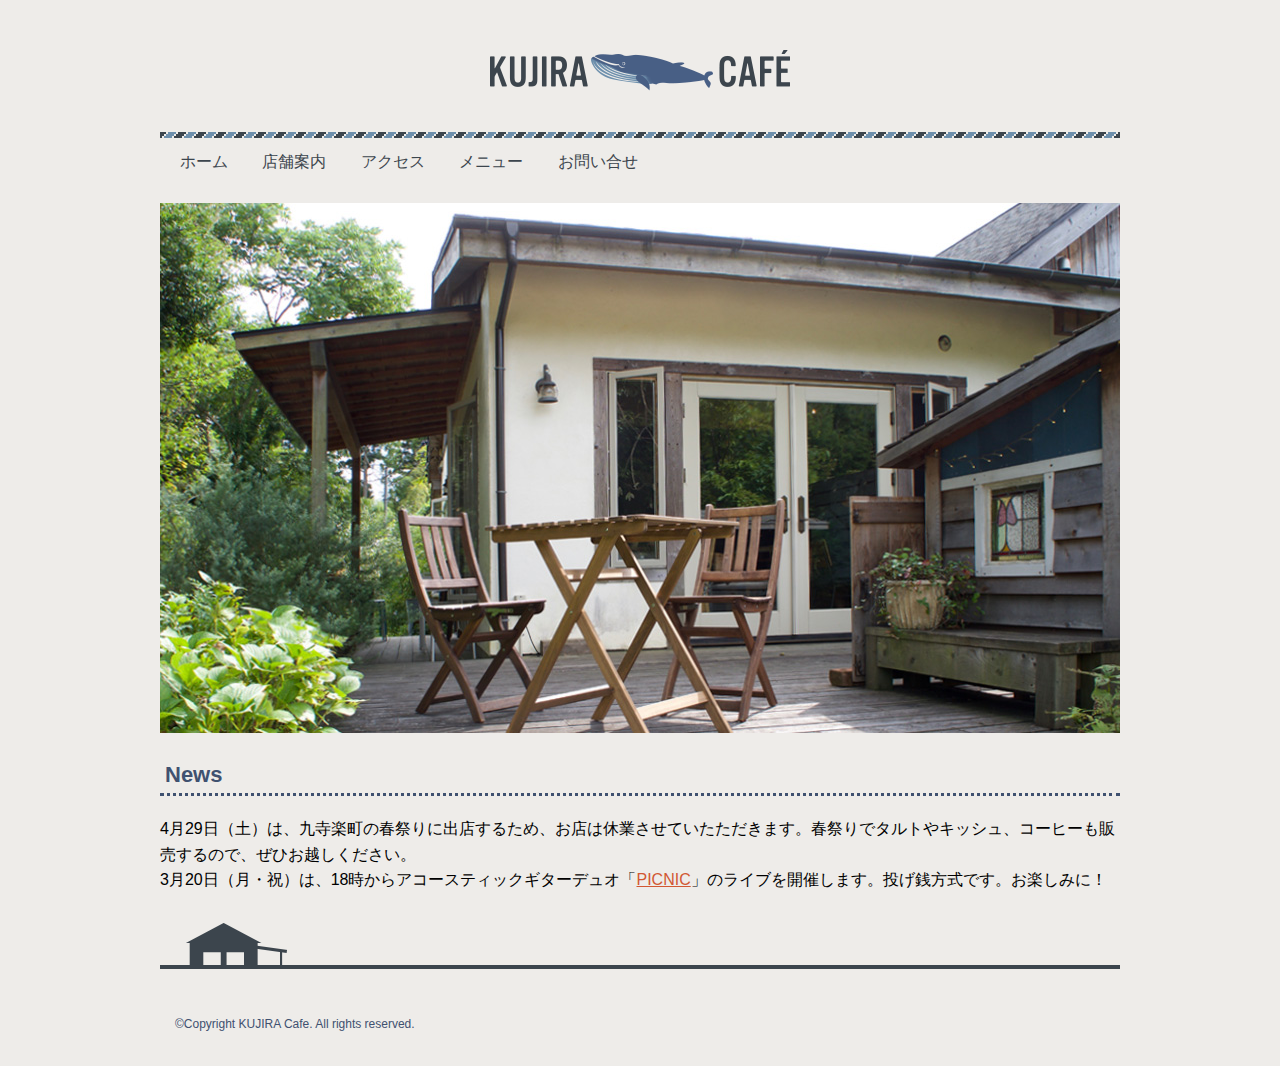
<file: surasura/cafe/index.html>
<!DOCTYPE html>
<html>
	<head>
		<meta charset="utf-8">
		<meta name="viewport" content="width=device-width, initial-scale=1">
		<title>KUJIRA Cafeへようこそ</title>
		<link rel="stylesheet" href="css/style.css">
	</head>
	<body>
		<!-- ヘッダー -->
		<div class="wrapper">
		<header class="header">
		<h1 class="logo"><a href="index.html"><img src="images/logo.png" alt="KUJIRA Cafe"></a></h1>
		<nav class="nav">
			<ul>
				<li><a href="index.html">ホーム</a></li>
				<li><a href="about.html">店舗案内</a></li>
				<li><a href="access.html">アクセス</a></li>
				<li><a href="menu.html">メニュー</a></li>
				<li><a href="contact.html">お問い合せ</a></li>
			</ul>
		</nav>
	</header>
	<!-- ヘッダー ここまで -->
	<!-- メイン -->
	<div class="keyvisual">
		<img src="images/keyvisual.jpg" alt="">
	</div>
	<main>
		<h2 id="news">News</h2>
	<p class="news-item">4月29日（土）は、九寺楽町の春祭りに出店するため、お店は休業させていたただきます。春祭りでタルトやキッシュ、コーヒーも販売するので、ぜひお越しください。</p>
	<p class="news-item">3月20日（月・祝）は、18時からアコースティックギターデュオ「<a href="http://www.sbcr.jp" target="_blank">PICNIC</a>」のライブを開催します。投げ銭方式です。お楽しみに！</p>
	</main>
	<!-- メイン ここまで -->
	<!-- フッター -->
	<footer class="footer">
	<p>&copy;Copyright KUJIRA Cafe. All rights reserved.</p>
	</footer>
	<!-- フッター ここまで -->
	</div>
	</body>
</html>
</file>
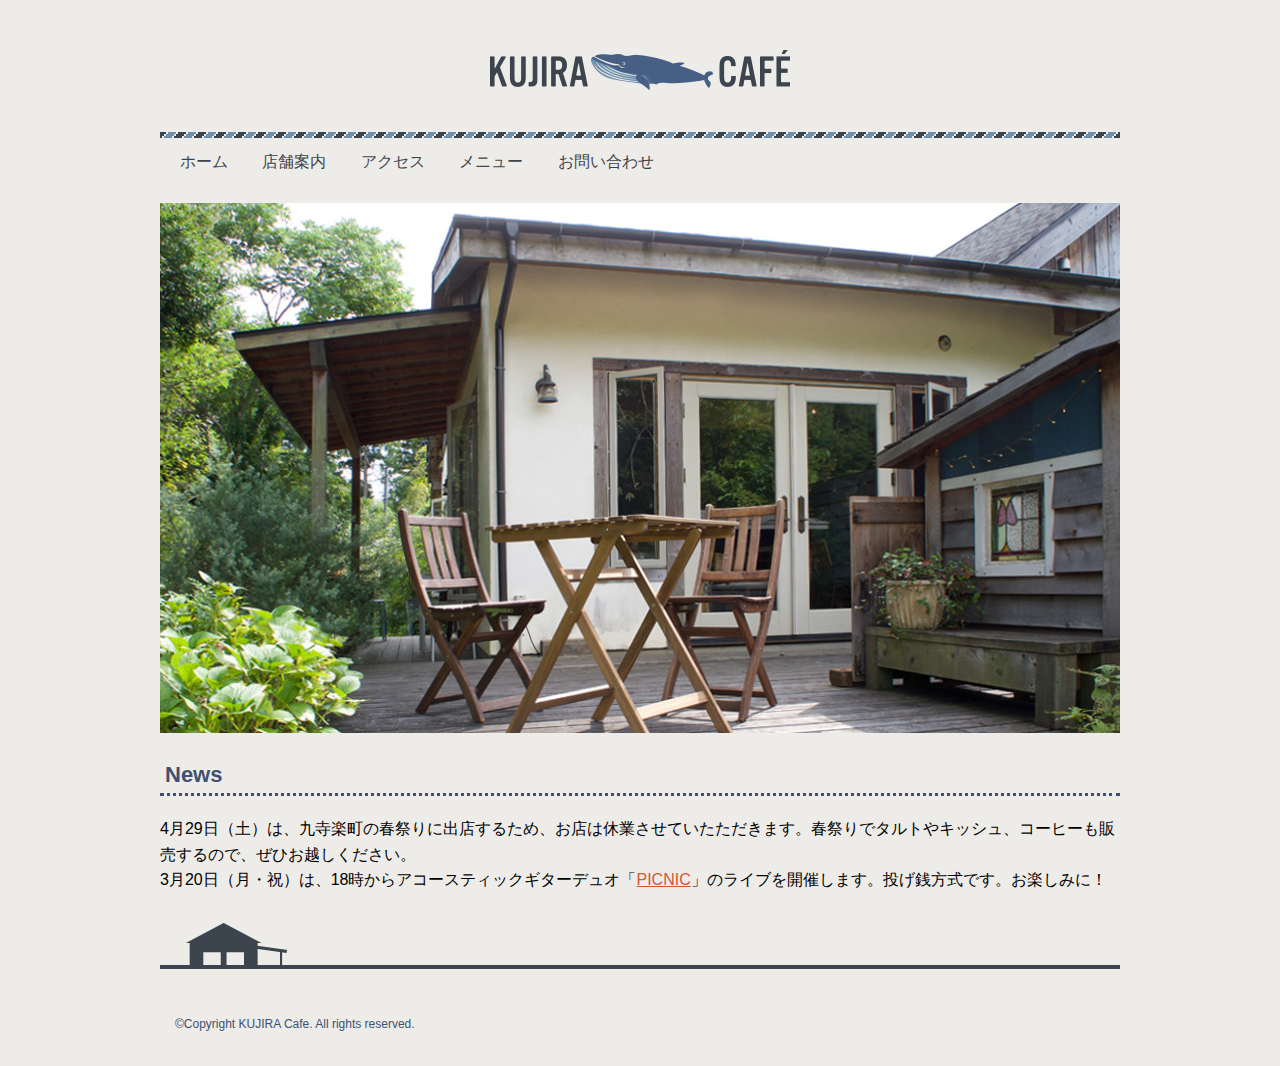
<file: surasura/サンプル/Site/index.html>
<!doctype html>
<html>
<head>
<meta charset="UTF-8">
<meta name="viewport" content="width=device-width, initial-scale=1">
<title>KUJIRA Cafeへようこそ</title>
<link rel="stylesheet" href="css/style.css">
</head>
<body>
<div class="wrapper">
	<!-- ヘッダー -->
	<header class="header">
		<h1 class="logo"><a href="index.html"><img src="images/logo.png" alt="KUJIRA Cafe"></a></h1>
		<nav class="nav">
			<ul>
				<li><a href="index.html">ホーム</a></li>
				<li><a href="about.html">店舗案内</a></li>
				<li><a href="access.html">アクセス</a></li>
				<li><a href="menu.html">メニュー</a></li>
				<li><a href="contact.html">お問い合わせ</a></li>
			</ul>
		</nav>
	</header>
	<!-- ヘッダー ここまで -->
	<!-- メイン -->
	<div class="keyvisual">
		<img src="images/keyvisual.jpg" alt="">
	</div>
	<main>
		<h2 id="news">News</h2>
		<p class="news-item">4月29日（土）は、九寺楽町の春祭りに出店するため、お店は休業させていたただきます。春祭りでタルトやキッシュ、コーヒーも販売するので、ぜひお越しください。</p>
		<p class="news-item">3月20日（月・祝）は、18時からアコースティックギターデュオ「<a href="http://www.sbcr.jp" target="_blank">PICNIC</a>」のライブを開催します。投げ銭方式です。お楽しみに！</p>
	</main>
	<!-- メイン ここまで -->
	<!-- フッター -->
	<footer class="footer">
		<p>&copy;Copyright KUJIRA Cafe. All rights reserved.</p>
	</footer>
	<!-- フッター ここまで -->
</div>
</body>
</html>
</file>
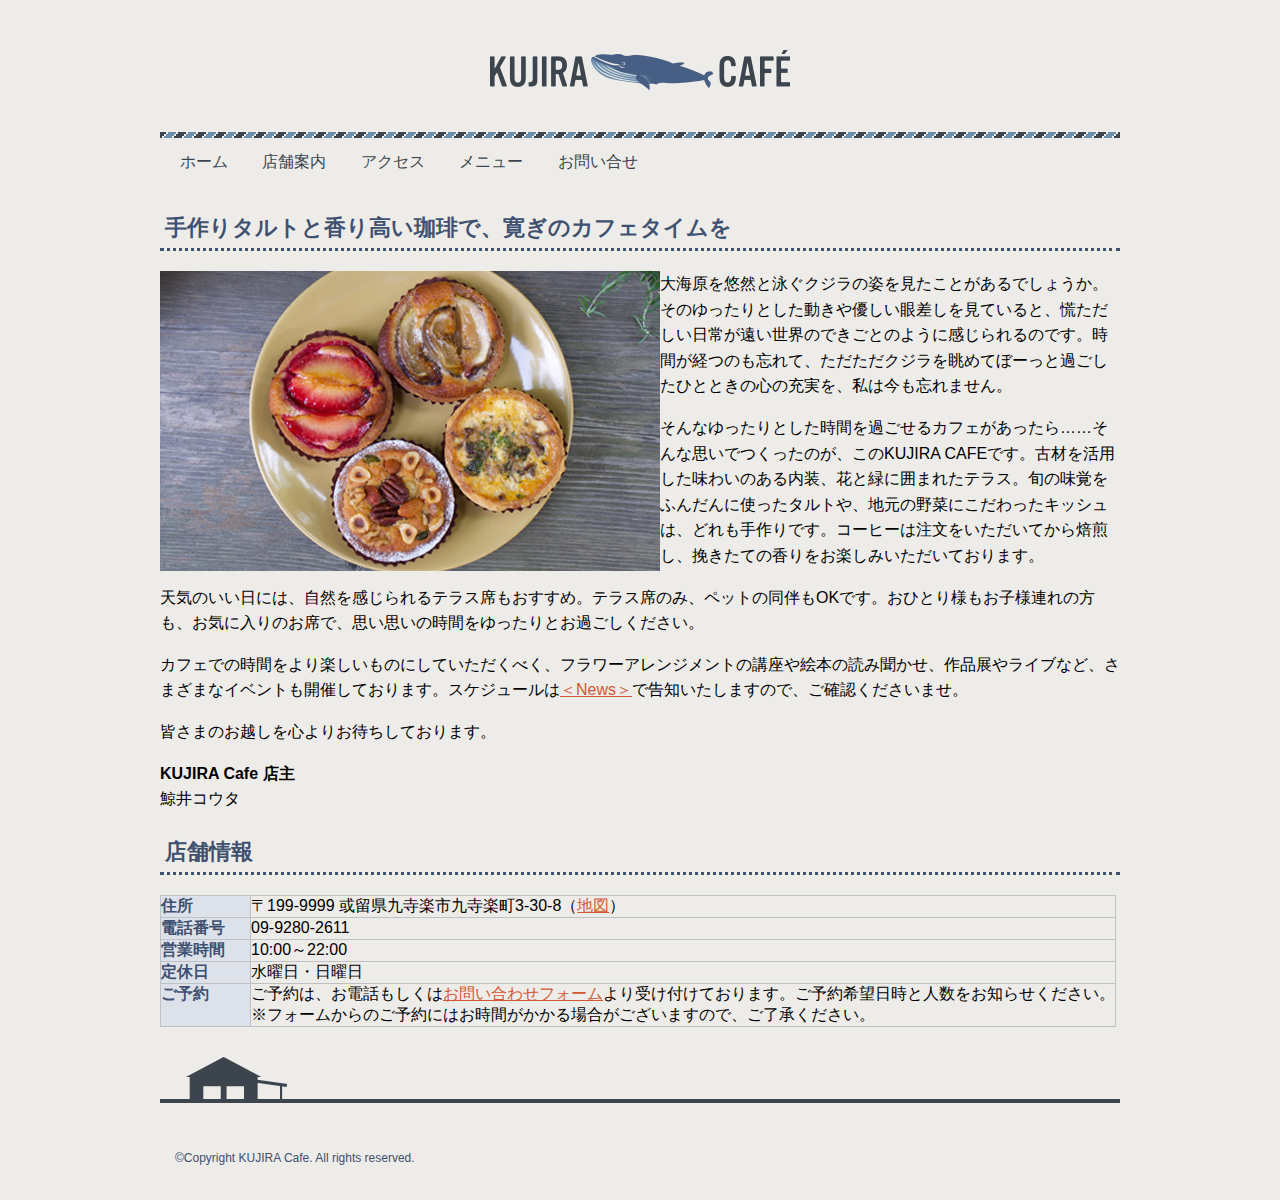
<file: surasura/cafe/about.html>
<!DOCTYPE html>
<html>
	<head>
		<meta charset="utf-8">
		<meta name="viewport" content="width=device-width, initial-scale=1">
		<title>KUJIRA Cafeについて | KUJIRA Cafe</title>
		<link rel="stylesheet" href="css/style.css">
	</head>
	<body>
		<!-- ヘッダー -->
		<div class="wrapper">
		<header class="header">
		<h1 class="logo"><a href="index.html"><img src="images/logo.png" alt="KUJIRA Cafe"></a></h1>
		<nav class="nav">
			<ul>
				<li><a href="index.html">ホーム</a></li>
				<li><a href="about.html">店舗案内</a></li>
				<li><a href="access.html">アクセス</a></li>
				<li><a href="menu.html">メニュー</a></li>
				<li><a href="contact.html">お問い合せ</a></li>
			</ul>
		</nav>
	</header>
	<!-- ヘッダー ここまで -->
	<!-- メイン -->
	<main>
		<h2>手作りタルトと香り高い珈琲で、寛ぎのカフェタイムを</h2>
		<p><img src="images/about-photo.jpg" alt="タルトの写真" class="shop-photo">大海原を悠然と泳ぐクジラの姿を見たことがあるでしょうか。そのゆったりとした動きや優しい眼差しを見ていると、慌ただしい日常が遠い世界のできごとのように感じられるのです。時間が経つのも忘れて、ただただクジラを眺めてぼーっと過ごしたひとときの心の充実を、私は今も忘れません。</p>
		<p>そんなゆったりとした時間を過ごせるカフェがあったら……そんな思いでつくったのが、このKUJIRA CAFEです。古材を活用した味わいのある内装、花と緑に囲まれたテラス。旬の味覚をふんだんに使ったタルトや、地元の野菜にこだわったキッシュは、どれも手作りです。コーヒーは注文をいただいてから焙煎し、挽きたての香りをお楽しみいただいております。</p>
		<p>天気のいい日には、自然を感じられるテラス席もおすすめ。テラス席のみ、ペットの同伴もOKです。おひとり様もお子様連れの方も、お気に入りのお席で、思い思いの時間をゆったりとお過ごしください。</p>
		<p>カフェでの時間をより楽しいものにしていただくべく、フラワーアレンジメントの講座や絵本の読み聞かせ、作品展やライブなど、さまざまなイベントも開催しております。スケジュールは<a href="index.html#news">＜News＞</a>で告知いたしますので、ご確認くださいませ。</p>
		<p>皆さまのお越しを心よりお待ちしております。</p>
		
		<p><strong>KUJIRA Cafe 店主</strong><br>
		鯨井コウタ</p>
		
		<h2 class="clear">店舗情報</h2>
		<table class="info">
			<tr>
				<th>住所</th>
				<td>〒199-9999 或留県九寺楽市九寺楽町3-30-8（<a href="access.html">地図</a>）</td>
			</tr>
			<tr>
				<th>電話番号</th>
				<td>09-9280-2611</td>
			</tr>
			<tr>
				<th>営業時間</th>
				<td>10:00～22:00</td>
			</tr>
			<tr>
				<th>定休日</th>
				<td>水曜日・日曜日</td>
			</tr>
			<tr>
				<th>ご予約</th>
				<td>ご予約は、お電話もしくは<a href="contact.html">お問い合わせフォーム</a>より受け付けております。ご予約希望日時と人数をお知らせください。<br>
				※フォームからのご予約にはお時間がかかる場合がございますので、ご了承ください。</td>
			</tr>
		</table>
	</main>
	<!-- メイン ここまで -->
	<!-- フッター -->
	<footer class="footer">
	<p>&copy;Copyright KUJIRA Cafe. All rights reserved.</p>
	</footer>
	<!-- フッター ここまで -->
	</div>
	</body>
</html>
</file>
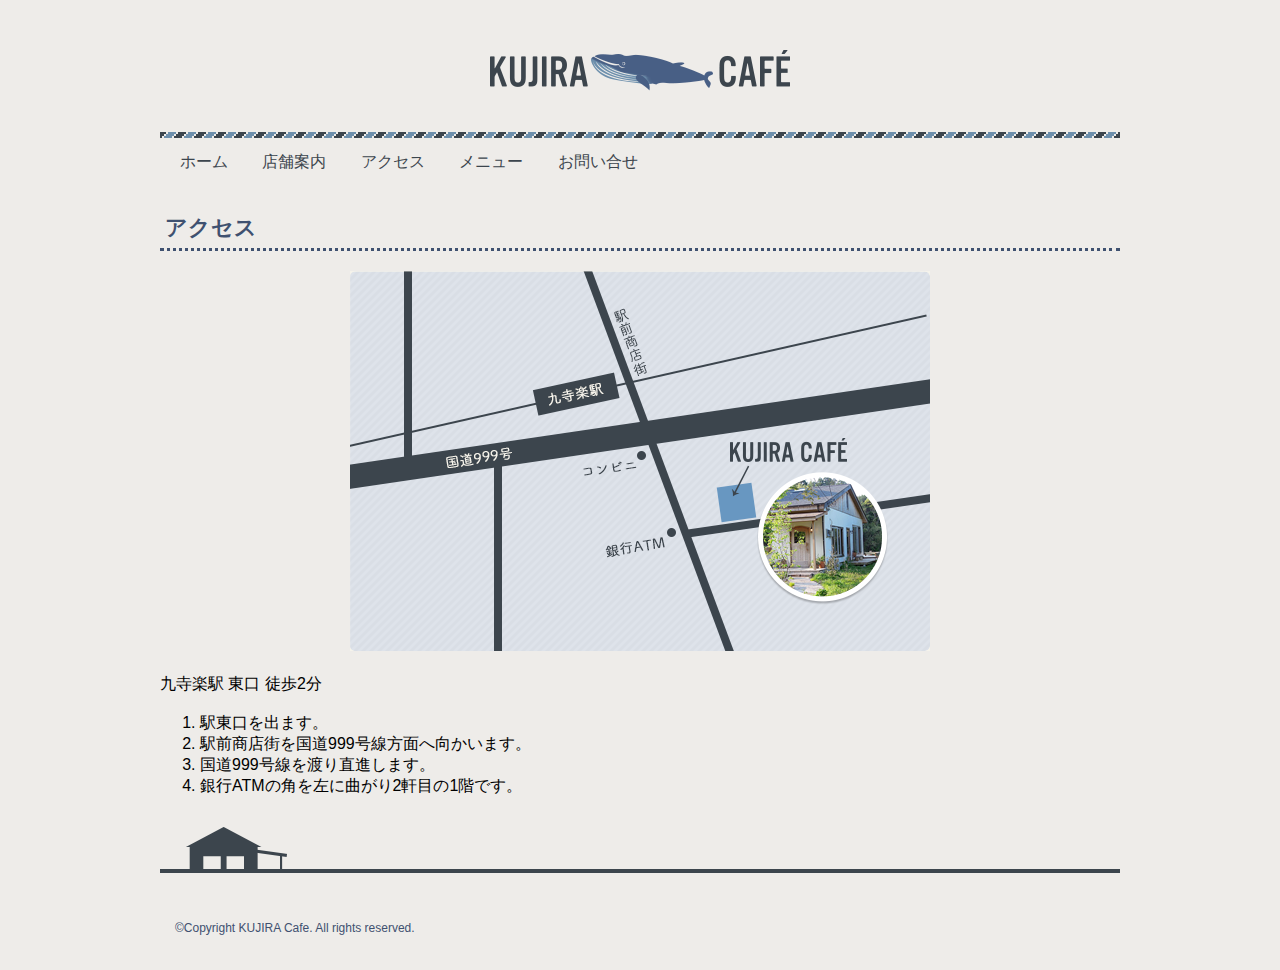
<file: surasura/cafe/access.html>
<!DOCTYPE html>
<html>
	<head>
		<meta charset="utf-8">
		<meta name="viewport" content="width=device-width, initial-scale=1">
		<title>アクセス | KUJIRA Cafe</title>
		<link rel="stylesheet" href="css/style.css">
	</head>
	<body>
		<!-- ヘッダー -->
		<div class="wrapper">
		<header class="header">
		<h1 class="logo"><a href="index.html"><img src="images/logo.png" alt="KUJIRA Cafe"></a></h1>
		<nav class="nav">
			<ul>
				<li><a href="index.html">ホーム</a></li>
				<li><a href="about.html">店舗案内</a></li>
				<li><a href="access.html">アクセス</a></li>
				<li><a href="menu.html">メニュー</a></li>
				<li><a href="contact.html">お問い合せ</a></li>
			</ul>
		</nav>
	</header>
	<!-- ヘッダー ここまで -->
	<!-- メイン -->
	<main>
		<h2>アクセス</h2>
		<div class="map"><img src="images/map.png" alt="地図"></div>
		<p>九寺楽駅 東口 徒歩2分</p>
		<ol>
			<li>駅東口を出ます。</li>
			<li>駅前商店街を国道999号線方面へ向かいます。</li>
			<li>国道999号線を渡り直進します。</li>
			<li>銀行ATMの角を左に曲がり2軒目の1階です。</li>
		</ol>
	</main>
	<!-- メイン ここまで -->
	<!-- フッター -->
	<footer class="footer">
	<p>&copy;Copyright KUJIRA Cafe. All rights reserved.</p>
	</footer>
	<!-- フッター ここまで -->
	</div>
	</body>
</html>
</file>
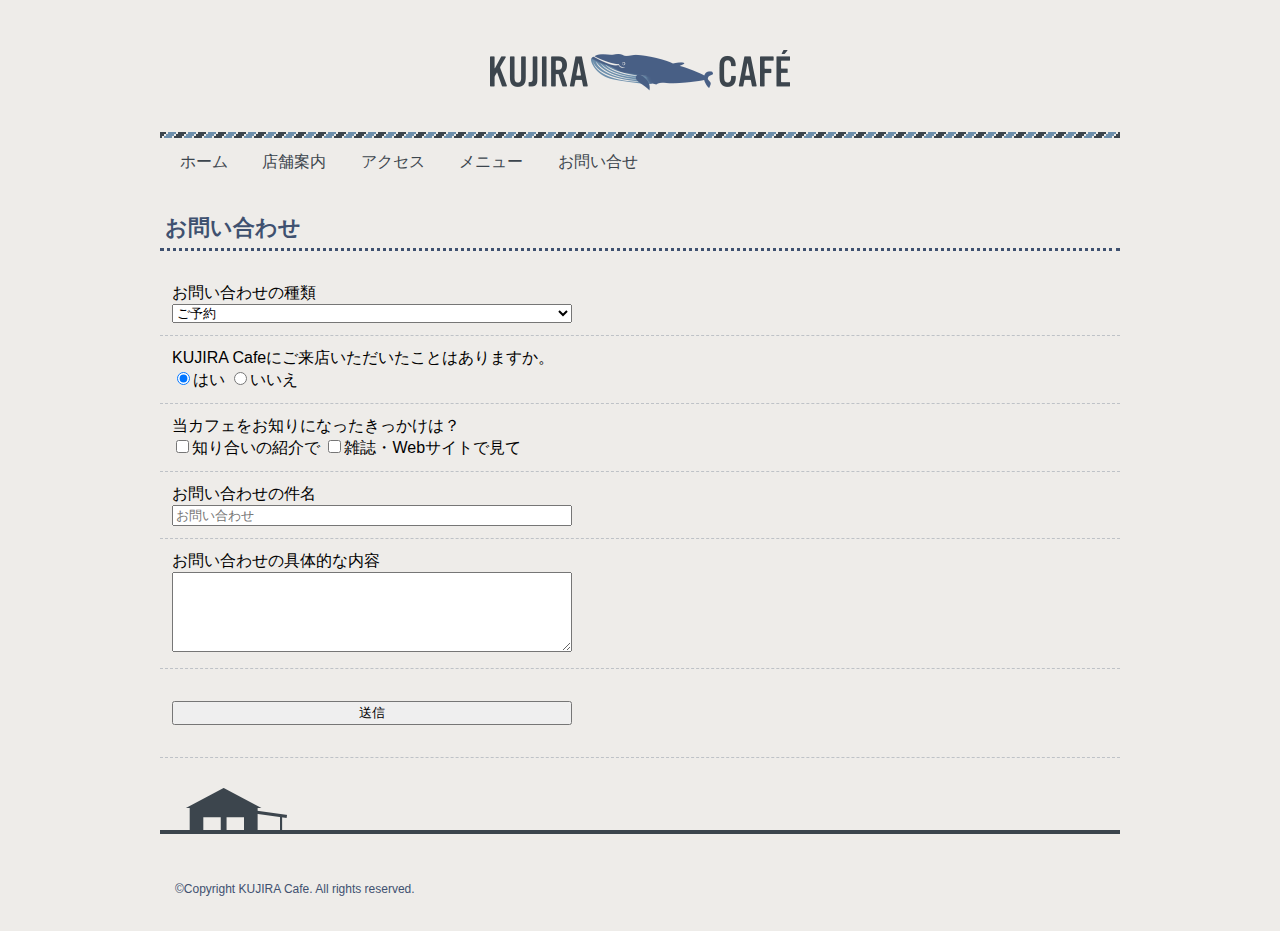
<file: surasura/cafe/contact.html>
<!DOCTYPE html>
<html>
	<head>
		<meta charset="utf-8">
		<meta name="viewport" content="width=device-width, initial-scale=1">
		<title>お問い合わせ | KUJIRA Cafe</title>
		<link rel="stylesheet" href="css/style.css">
	</head>
	<body>
		<!-- ヘッダー -->
		<div class="wrapper">
		<header class="header">
		<h1 class="logo"><a href="index.html"><img src="images/logo.png" alt="KUJIRA Cafe"></a></h1>
		<nav class="nav">
			<ul>
				<li><a href="index.html">ホーム</a></li>
				<li><a href="about.html">店舗案内</a></li>
				<li><a href="access.html">アクセス</a></li>
				<li><a href="menu.html">メニュー</a></li>
				<li><a href="contact.html">お問い合せ</a></li>
			</ul>
		</nav>
	</header>
	<!-- ヘッダー ここまで -->
	<!-- メイン -->
	<main>
		<h2>お問い合わせ</h2>
		<form method="GET" action="result.html">
			<div>
				<label for="kind">お問い合わせの種類</label><br>
				<select id="kind" neme="kind">
					<option value="reservation">ご予約</option>
					<option value="event">イベントについて</option>
					<option value="contact">その他のお問い合わせ</option>
				</select>
			</div>
			<div>
				KUJIRA Cafeにご来店いただいたことはありますか。<br>
				<label><input type="radio" name="first" value="yes" checked>はい</label>
				<label><input type="radio" name="first" value="no">いいえ</label>
			</div>
			<div>
				当カフェをお知りになったきっかけは？<br>
				<label><input type="checkbox" name="how" value="friends">知り合いの紹介で</label>
				<label><input type="checkbox" name="how" value="magazine">雑誌・Webサイトで見て</label>
			</div>
			<div>
				<label>お問い合わせの件名<br>
				<input type="text" name="subject" placeholder="お問い合わせ"></label>
			</div>
			<div>
				<label>お問い合わせの具体的な内容<br>
				<textarea name="message"></textarea></label>
			</div>
			<div>
				<input type="submit" name="submit" value="送信">
			</div>
		</form>
	</main>
	<!-- メイン ここまで -->
	<!-- フッター -->
	<footer class="footer">
	<p>&copy;Copyright KUJIRA Cafe. All rights reserved.</p>
	</footer>
	<!-- フッター ここまで -->
	</div>
	</body>
</html>
</file>
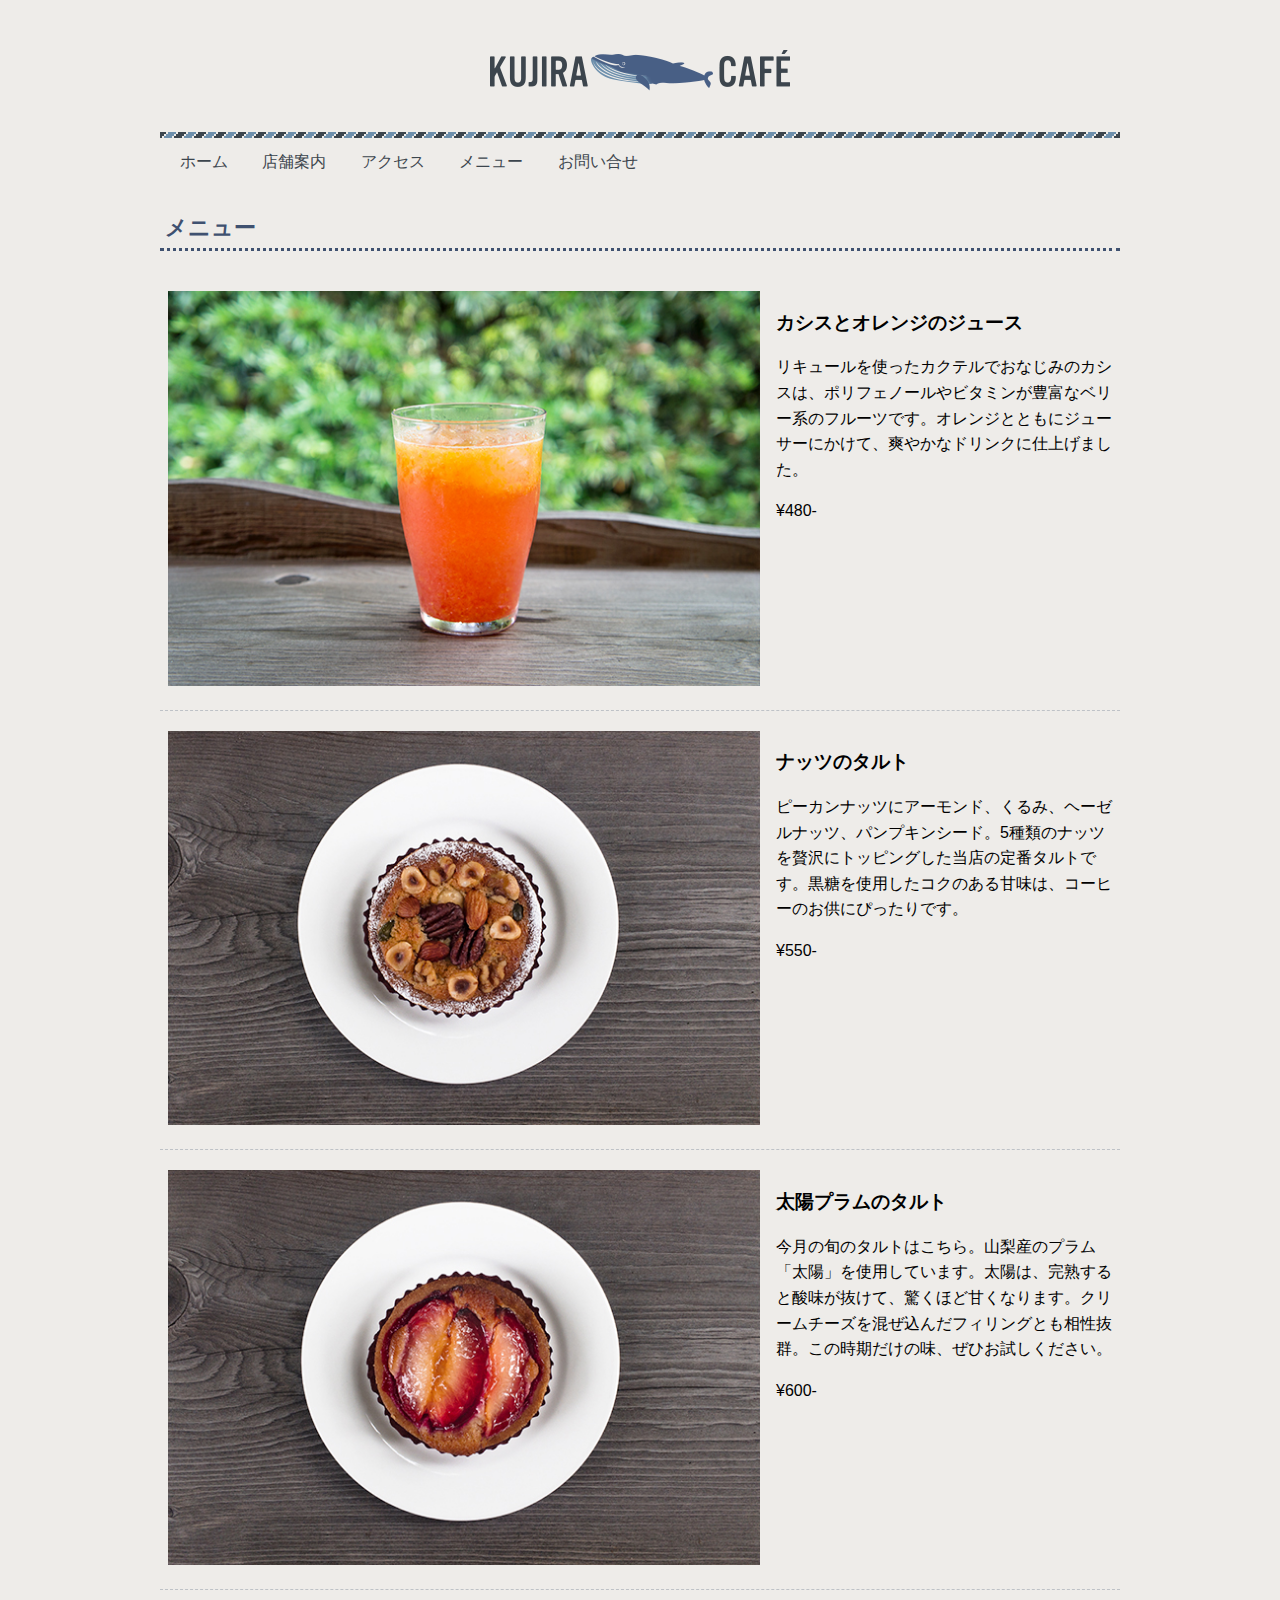
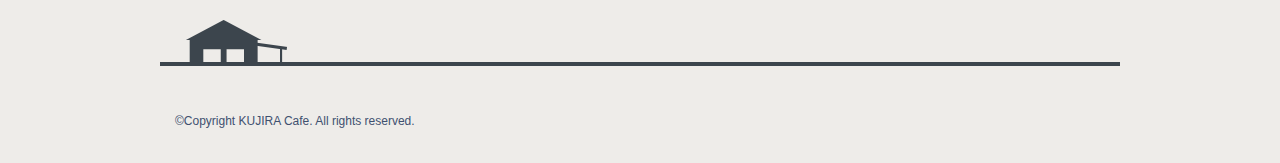
<file: surasura/cafe/menu.html>
<!DOCTYPE html>
<html>
	<head>
		<meta charset="utf-8">
		<meta name="viewport" content="width=device-width, initial-scale=1">
		<title>メニュー | KUJIRA Cafe</title>
		<link rel="stylesheet" href="css/style.css">
	</head>
	<body>
		<!-- ヘッダー -->
		<div class="wrapper">
		<header class="header">
		<h1 class="logo"><a href="index.html"><img src="images/logo.png" alt="KUJIRA Cafe"></a></h1>
		<nav class="nav">
			<ul>
				<li><a href="index.html">ホーム</a></li>
				<li><a href="about.html">店舗案内</a></li>
				<li><a href="access.html">アクセス</a></li>
				<li><a href="menu.html">メニュー</a></li>
				<li><a href="contact.html">お問い合せ</a></li>
			</ul>
		</nav>
	</header>
	<!-- ヘッダー ここまで -->
	<!-- メイン -->
	<main>
		<h2>メニュー</h2>
		<div class="menu-block">
			<div class="menu-item">
				<div class="menu-photo">
					<img src="images/menu-photo1.jpg" alt="">
				</div>
				<div class="menu-text">
					<h3>カシスとオレンジのジュース</h3>
					<p>リキュールを使ったカクテルでおなじみのカシスは、ポリフェノールやビタミンが豊富なベリー系のフルーツです。オレンジとともにジューサーにかけて、爽やかなドリンクに仕上げました。</p>
					<p>&yen;480-</p>
				</div>
			</div>

			<div class="menu-item">
				<div class="menu-photo">
					<img src="images/menu-photo2.jpg" alt="">
				</div>
				<div class="menu-text">
					<h3>ナッツのタルト</h3>
					<p>ピーカンナッツにアーモンド、くるみ、ヘーゼルナッツ、パンプキンシード。5種類のナッツを贅沢にトッピングした当店の定番タルトです。黒糖を使用したコクのある甘味は、コーヒーのお供にぴったりです。</p>
					<p>&yen;550-</p>
				</div>
			</div>

			<div class="menu-item">
				<div class="menu-photo">
					<img src="images/menu-photo3.jpg" alt="">
				</div>
				<div class="menu-text">
					<h3>太陽プラムのタルト</h3>
					<p>今月の旬のタルトはこちら。山梨産のプラム「太陽」を使用しています。太陽は、完熟すると酸味が抜けて、驚くほど甘くなります。クリームチーズを混ぜ込んだフィリングとも相性抜群。この時期だけの味、ぜひお試しください。</p>
					<p>&yen;600-</p>
				</div>
			</div>
		</div>
	</main>
	<!-- メイン ここまで -->
	<!-- フッター -->
	<footer class="footer">
	<p>&copy;Copyright KUJIRA Cafe. All rights reserved.</p>
	</footer>
	<!-- フッター ここまで -->
	</div>
	</body>
</html>
</file>
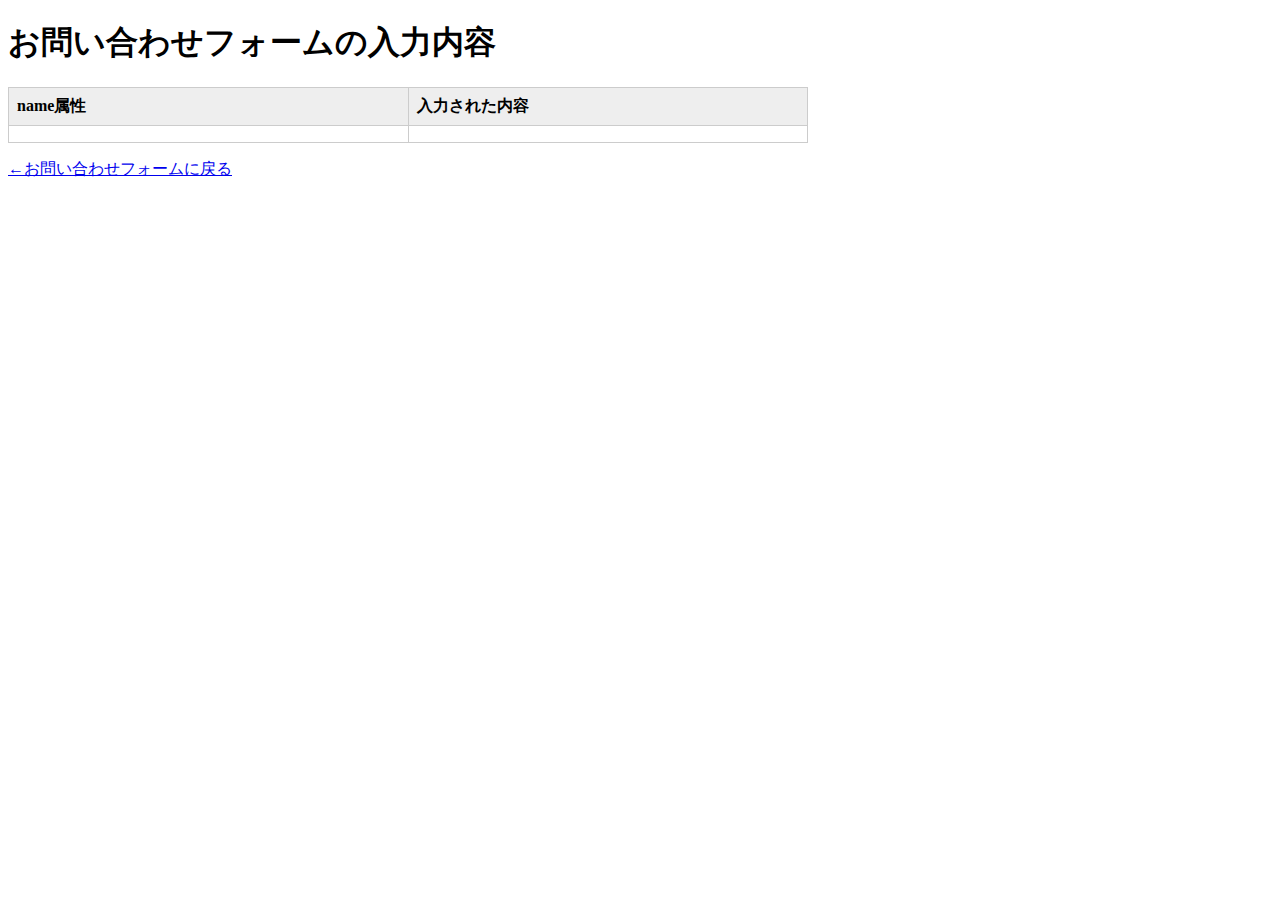
<file: surasura/cafe/result.html>
<!doctype html>
<html>
<head>
<meta charset="UTF-8">
<meta name="viewport" content="width=device-width, initial-scale=1">
<title>お問い合わせの入力内容</title>
<style>
#result {
	border: 1px solid #cccccc;
	border-collapse: collapse;
	width: 100%;
	max-width: 800px;
}
th, td {
	padding: 0.5em;
	border: 1px solid #cccccc;
	text-align: left;
	vertical-align: top;
}
th {
	width: 100px;
	background-color: #eeeeee;
}
</style>

</head>
<body>
<h1>お問い合わせフォームの入力内容</h1>
<table id="result">
	<tbody id="test">
	<tr><th>name属性</th><th>入力された内容</th></tr>
	</tbody>
</table>
<p><a href="contact.html">←お問い合わせフォームに戻る</a></p>

<script>
'use strict';

{
	window.addEventListener('DOMContentLoaded', function(){
		var params = decodeURI(location.search);
		params = params.substring(1);
		var paramArray = [];
		paramArray = params.split("&");
		var tableContent = "";
		paramArray.forEach(function(item, index){
			var keyValue = [];
			keyValue = item.split("=");
			var tr = document.createElement("tr");
			var tdName = document.createElement("td");
			tdName.textContent = keyValue[0];
			var tdValue = document.createElement("td");
			tdValue.textContent = keyValue[1];
			tr.appendChild(tdName);
			tr.appendChild(tdValue);
			var e = document.getElementById("test");
			e.appendChild(tr);
		});
	});
}
</script>
</body>
</html>
</file>
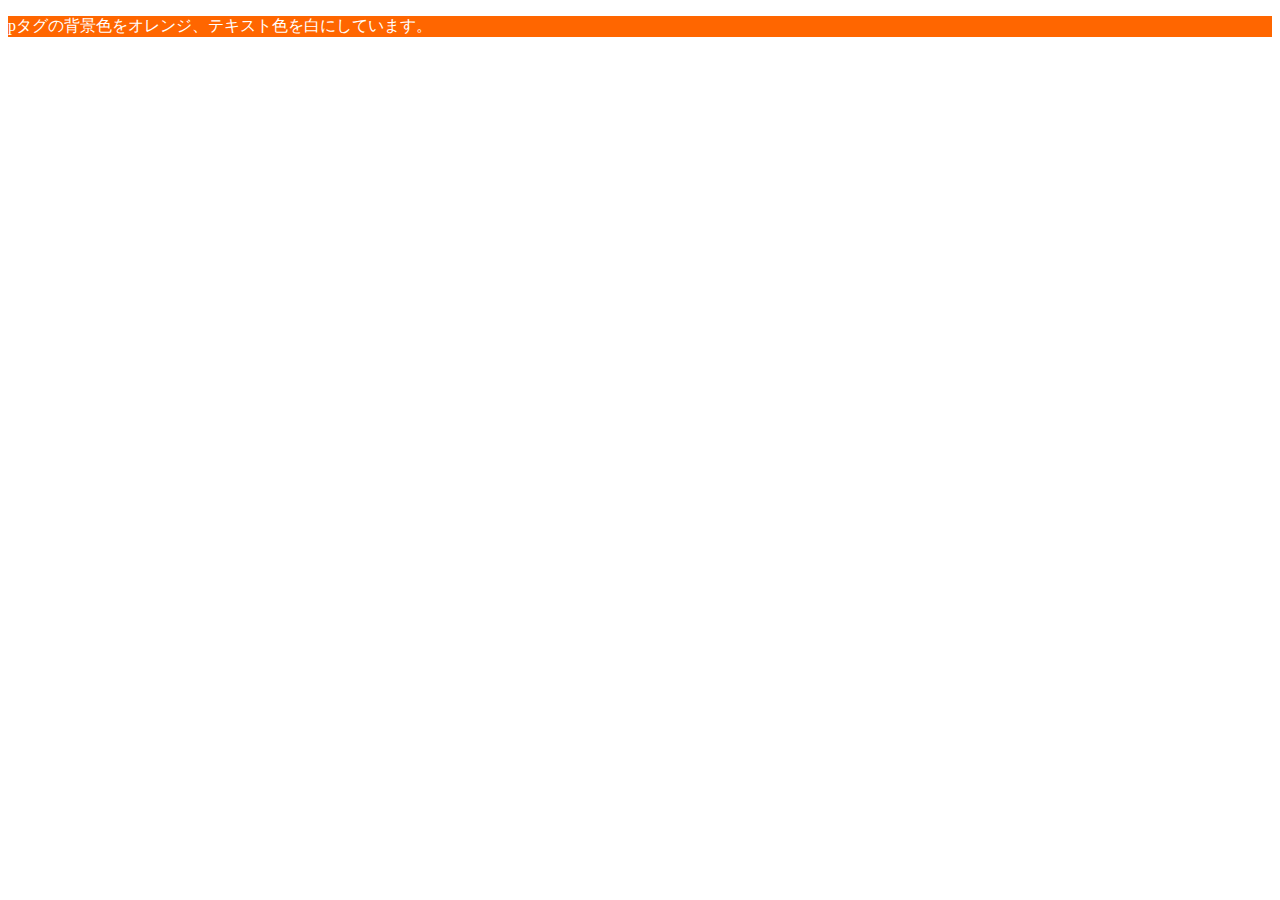
<file: surasura/サンプル/extra/csssample.html>
<!DOCTYPE html>
<html>
<head>
<meta charset="utf-8">
<title>簡単なCSSの例</title>
<style>
p {
  background-color: #ff6600;
  color: #ffffff;
}
</style>
</head>
<body>
  <p>pタグの背景色をオレンジ、テキスト色を白にしています。</p>
</body>
</html>
</file>
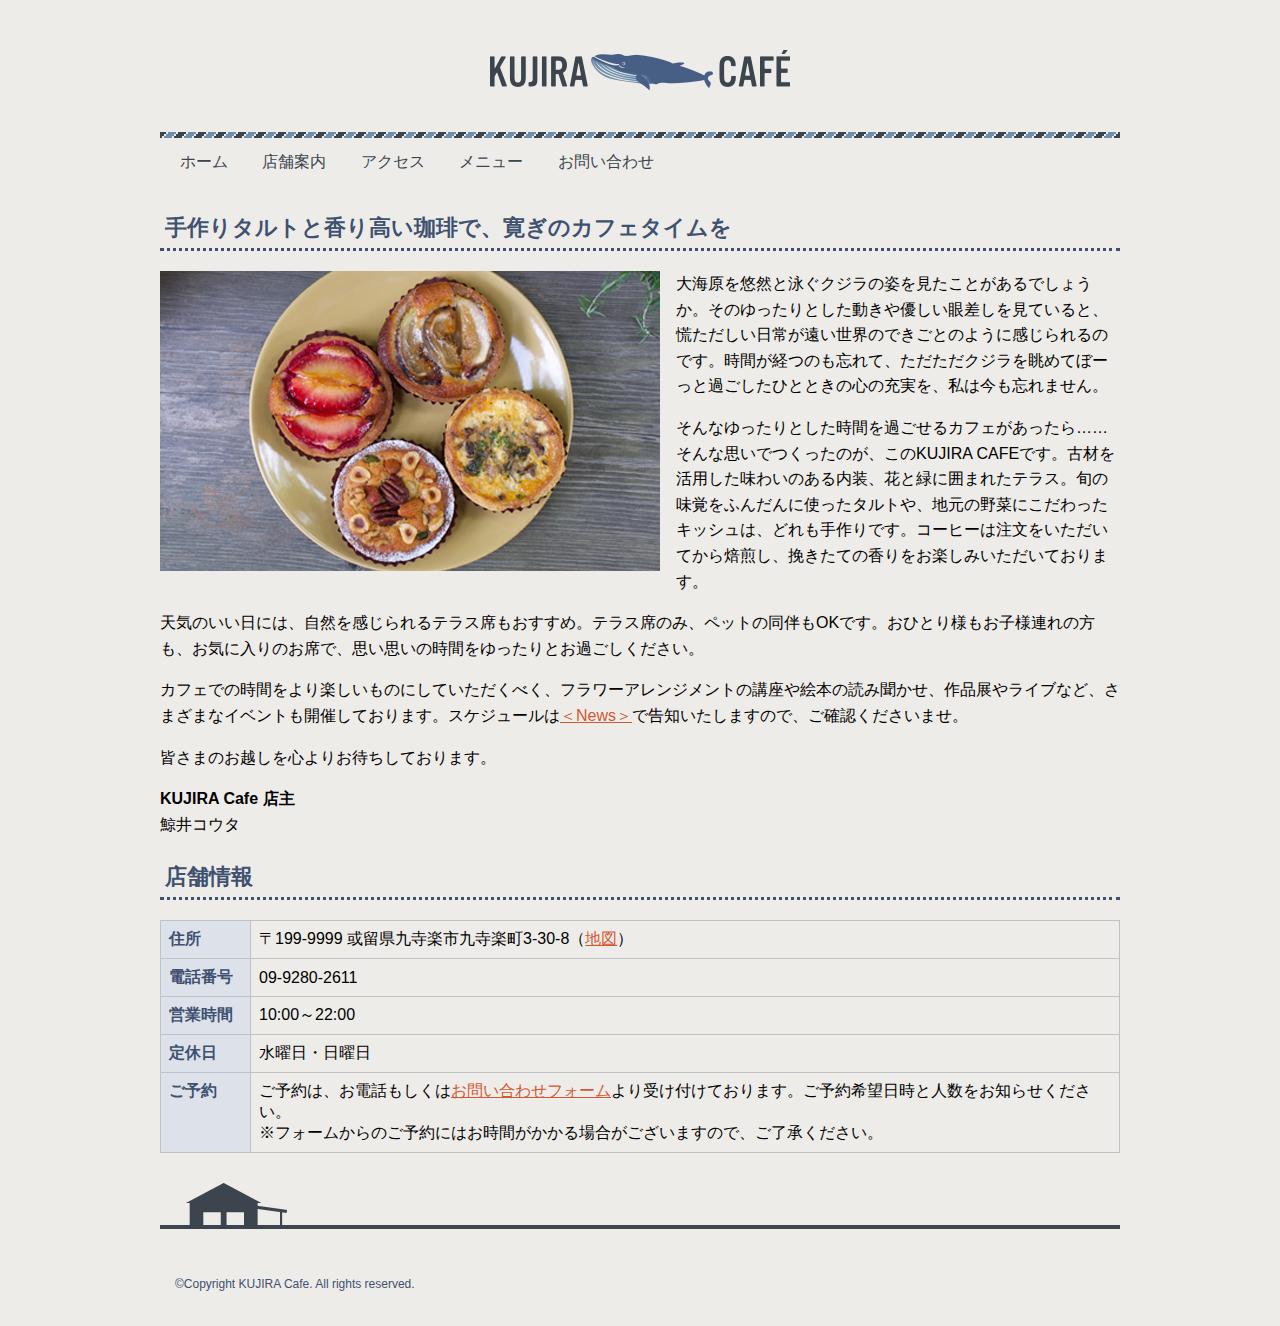
<file: surasura/サンプル/Site/about.html>
<!doctype html>
<html>
<head>
<meta charset="UTF-8">
<meta name="viewport" content="width=device-width, initial-scale=1">
<title>KUJIRA Cafeについて | KUJIRA Cafe</title>
<link rel="stylesheet" href="css/style.css">
</head>
<body>
<div class="wrapper">
	<!-- ヘッダー -->
	<header class="header">
		<h1 class="logo"><a href="index.html"><img src="images/logo.png" alt="KUJIRA Cafe"></a></h1>
		<nav class="nav">
			<ul>
				<li><a href="index.html">ホーム</a></li>
				<li><a href="about.html">店舗案内</a></li>
				<li><a href="access.html">アクセス</a></li>
				<li><a href="menu.html">メニュー</a></li>
				<li><a href="contact.html">お問い合わせ</a></li>
			</ul>
		</nav>
	</header>
	<!-- ヘッダー ここまで -->
	<!-- メイン -->
	<main>
		<h2>手作りタルトと香り高い珈琲で、寛ぎのカフェタイムを</h2>	
		<p><img src="images/about-photo.jpg" alt="タルトの写真" class="shop-photo">大海原を悠然と泳ぐクジラの姿を見たことがあるでしょうか。そのゆったりとした動きや優しい眼差しを見ていると、慌ただしい日常が遠い世界のできごとのように感じられるのです。時間が経つのも忘れて、ただただクジラを眺めてぼーっと過ごしたひとときの心の充実を、私は今も忘れません。</p>
		<p>そんなゆったりとした時間を過ごせるカフェがあったら……そんな思いでつくったのが、このKUJIRA CAFEです。古材を活用した味わいのある内装、花と緑に囲まれたテラス。旬の味覚をふんだんに使ったタルトや、地元の野菜にこだわったキッシュは、どれも手作りです。コーヒーは注文をいただいてから焙煎し、挽きたての香りをお楽しみいただいております。</p>
		<p>天気のいい日には、自然を感じられるテラス席もおすすめ。テラス席のみ、ペットの同伴もOKです。おひとり様もお子様連れの方も、お気に入りのお席で、思い思いの時間をゆったりとお過ごしください。</p>
		<p>カフェでの時間をより楽しいものにしていただくべく、フラワーアレンジメントの講座や絵本の読み聞かせ、作品展やライブなど、さまざまなイベントも開催しております。スケジュールは<a href="index.html#news">＜News＞</a>で告知いたしますので、ご確認くださいませ。</p>
		<p>皆さまのお越しを心よりお待ちしております。</p>

		<p><strong>KUJIRA Cafe 店主</strong><br>
		鯨井コウタ</p>
		
		<h2 class="clear">店舗情報</h2>
		<table class="info">
		<tr>
			<th>住所</th>
			<td>〒199-9999 或留県九寺楽市九寺楽町3-30-8（<a href="access.html">地図</a>）</td>
		</tr>
		<tr>
			<th>電話番号</th>
			<td>09-9280-2611</td>
		</tr>
		<tr>
			<th>営業時間</th>
			<td>10:00～22:00</td>
		</tr>
		<tr>
			<th>定休日</th>
			<td>水曜日・日曜日</td>
		</tr>
		<tr>
			<th>ご予約</th>
			<td>ご予約は、お電話もしくは<a href="contact.html">お問い合わせフォーム</a>より受け付けております。ご予約希望日時と人数をお知らせください。<br>
			※フォームからのご予約にはお時間がかかる場合がございますので、ご了承ください。</td>
		</tr>
		</table>
	</main>
	<!-- メイン ここまで -->
	<!-- フッター -->
	<footer class="footer">
		<p>&copy;Copyright KUJIRA Cafe. All rights reserved.</p>
	</footer>
	<!-- フッター ここまで -->
</div>
</body>
</html>
</file>
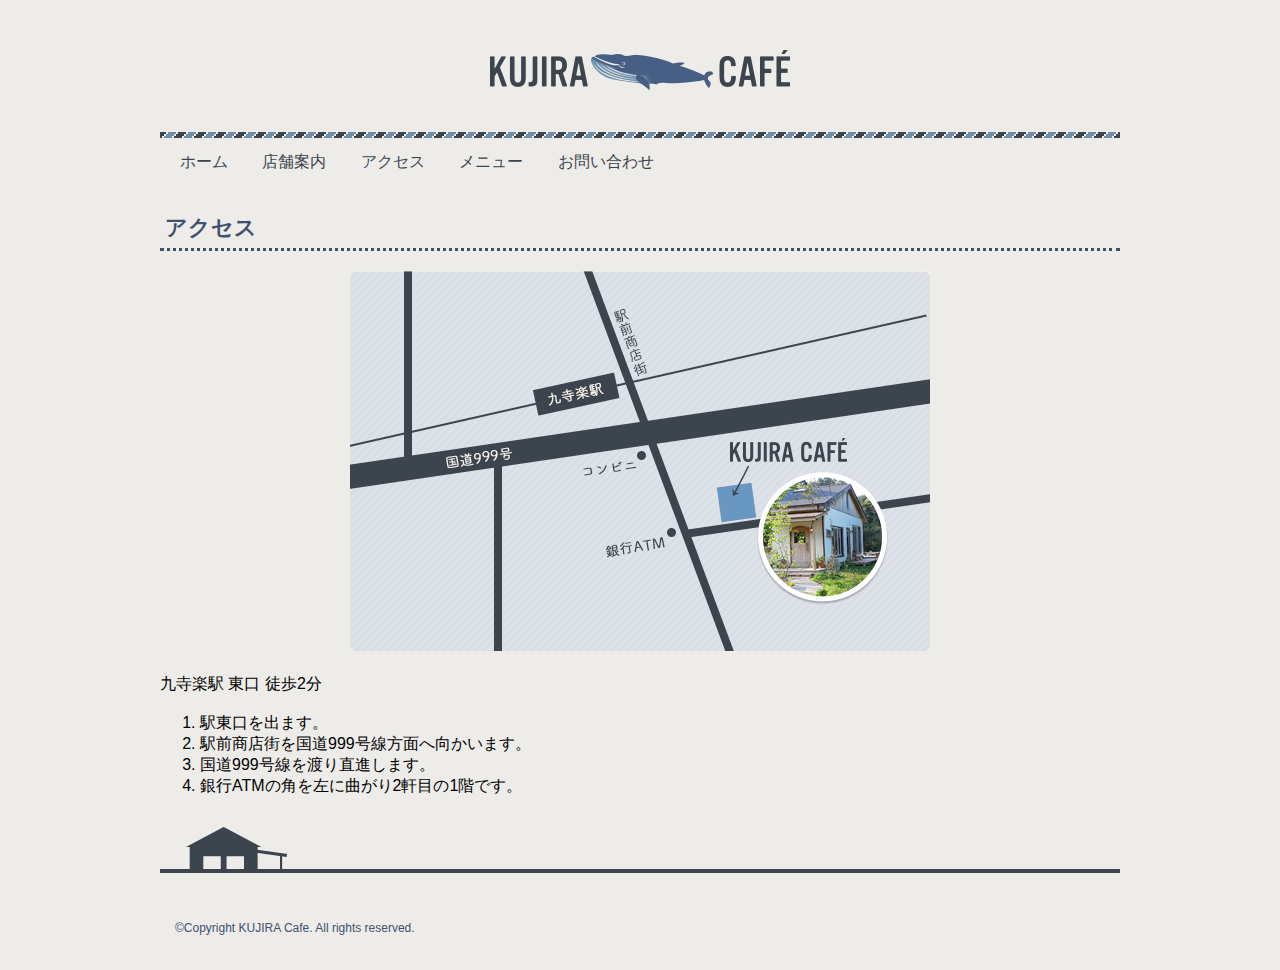
<file: surasura/サンプル/Site/access.html>
<!doctype html>
<html>
<head>
<meta charset="UTF-8">
<meta name="viewport" content="width=device-width, initial-scale=1">
<title>アクセス | KUJIRA Cafe</title>
<link rel="stylesheet" href="css/style.css">
</head>
<body>
<div class="wrapper">
	<!-- ヘッダー -->
	<header class="header">
		<h1 class="logo"><a href="index.html"><img src="images/logo.png" alt="KUJIRA Cafe"></a></h1>
		<nav class="nav">
			<ul>
				<li><a href="index.html">ホーム</a></li>
				<li><a href="about.html">店舗案内</a></li>
				<li><a href="access.html">アクセス</a></li>
				<li><a href="menu.html">メニュー</a></li>
				<li><a href="contact.html">お問い合わせ</a></li>
			</ul>
		</nav>
	</header>
	<!-- ヘッダー ここまで -->
	<!-- メイン -->
	<main>
		<h2>アクセス</h2>
		<div class="map"><img src="images/map.png" alt="地図"></div>
		<p>九寺楽駅 東口 徒歩2分</p>
		<ol>
			<li>駅東口を出ます。</li>
			<li>駅前商店街を国道999号線方面へ向かいます。</li>
			<li>国道999号線を渡り直進します。</li>
			<li>銀行ATMの角を左に曲がり2軒目の1階です。</li>
		</ol>
	</main>
	<!-- メイン ここまで -->
	<!-- フッター -->
	<footer class="footer">
		<p>&copy;Copyright KUJIRA Cafe. All rights reserved.</p>
	</footer>
	<!-- フッター ここまで -->
</div>
</body>
</html>
</file>
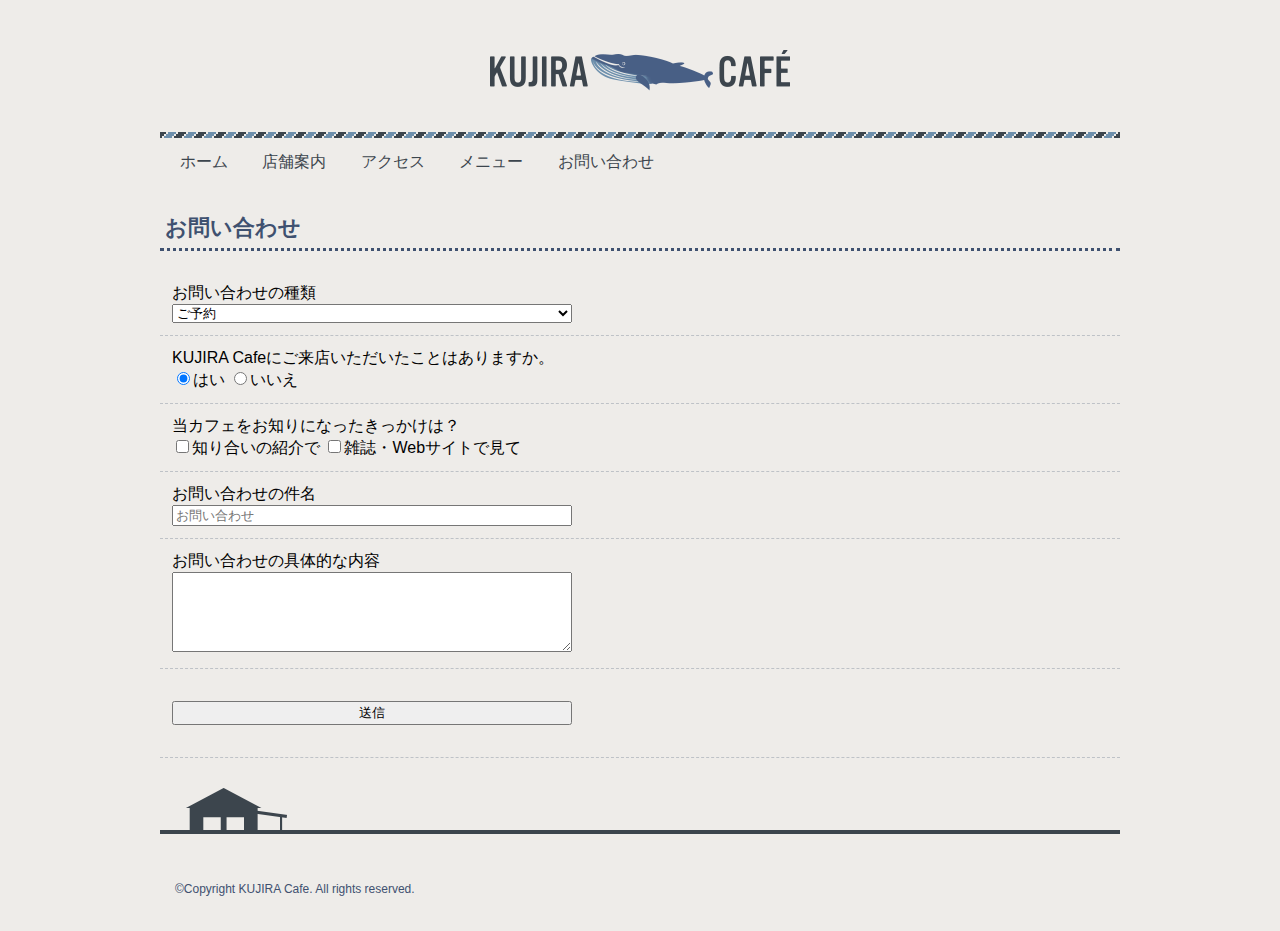
<file: surasura/サンプル/Site/contact.html>
<!doctype html>
<html>
<head>
<meta charset="UTF-8">
<meta name="viewport" content="width=device-width, initial-scale=1">
<title>お問い合わせ | KUJIRA Cafe</title>
<link rel="stylesheet" href="css/style.css">
</head>
<body>
<div class="wrapper">
	<!-- ヘッダー -->
	<header class="header">
		<h1 class="logo"><a href="index.html"><img src="images/logo.png" alt="KUJIRA Cafe"></a></h1>
		<nav class="nav">
			<ul>
				<li><a href="index.html">ホーム</a></li>
				<li><a href="about.html">店舗案内</a></li>
				<li><a href="access.html">アクセス</a></li>
				<li><a href="menu.html">メニュー</a></li>
				<li><a href="contact.html">お問い合わせ</a></li>
			</ul>
		</nav>
	</header>
	<!-- ヘッダー ここまで -->
	<!-- メイン -->
	<main>
		<h2>お問い合わせ</h2>
		<form method="GET" action="result.html">
			<div>
				<label for="kind">お問い合わせの種類</label><br>
				<select id="kind" name="kind">
					<option value="reservation">ご予約</option>
					<option value="event">イベントについて</option>
					<option value="contact">その他のお問い合わせ</option>
				</select>
			</div>
			<div>
				KUJIRA Cafeにご来店いただいたことはありますか。<br>
				<label><input type="radio" name="first" value="yes" checked>はい</label>
				<label><input type="radio" name="first" value="no">いいえ</label>
			</div>
			<div>
				当カフェをお知りになったきっかけは？<br>
				<label><input type="checkbox" name="how" value="friends">知り合いの紹介で</label>
				<label><input type="checkbox" name="how" value="magazine">雑誌・Webサイトで見て</label>
			</div>
			<div>
				<label>お問い合わせの件名<br>
				<input type="text" name="subject" placeholder="お問い合わせ"></label>
			</div>
			<div>
				<label>お問い合わせの具体的な内容<br>
				<textarea name="message"></textarea></label>
			</div>
			<div>
				<input type="submit" name="submit" value="送信">
			</div>
		</form>
	</main>
	<!-- メイン ここまで -->
	<!-- フッター -->
	<footer class="footer">
		<p>&copy;Copyright KUJIRA Cafe. All rights reserved.</p>
	</footer>
	<!-- フッター ここまで -->
</div>
</body>
</html>
</file>
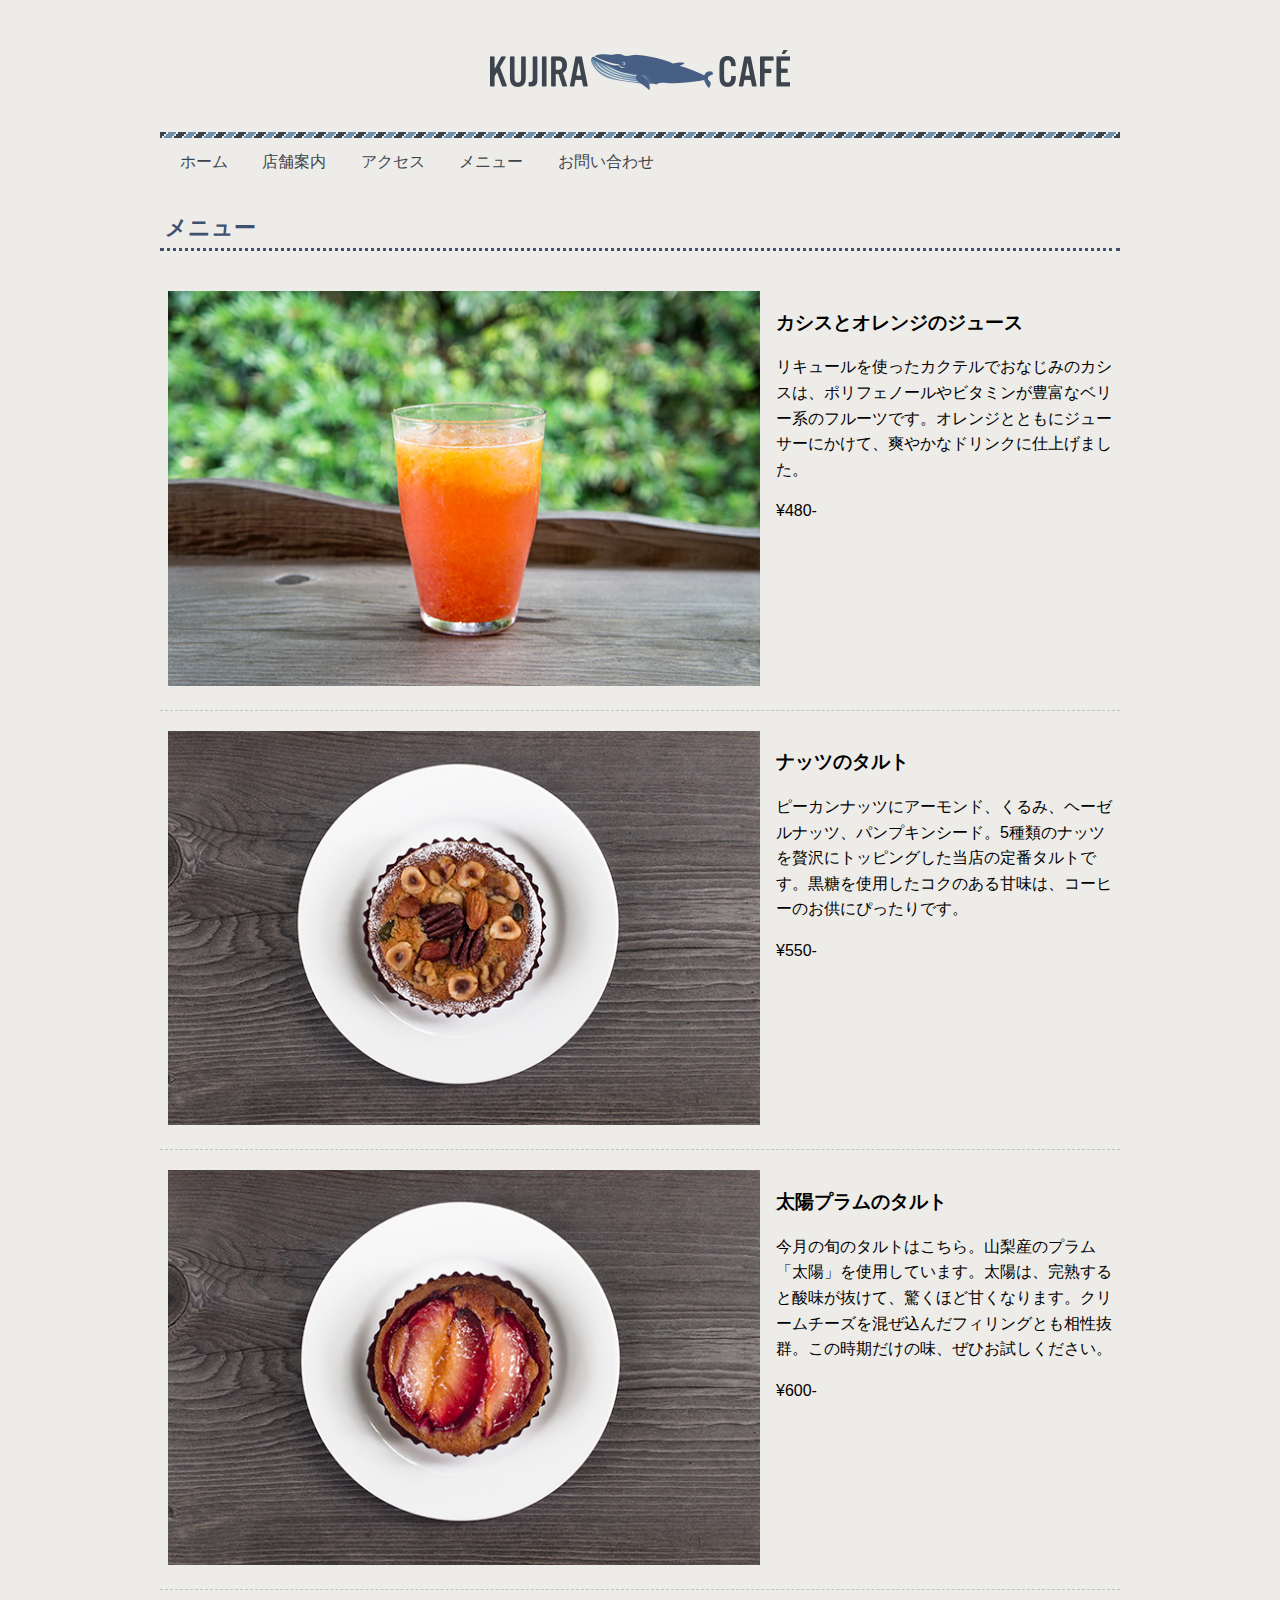
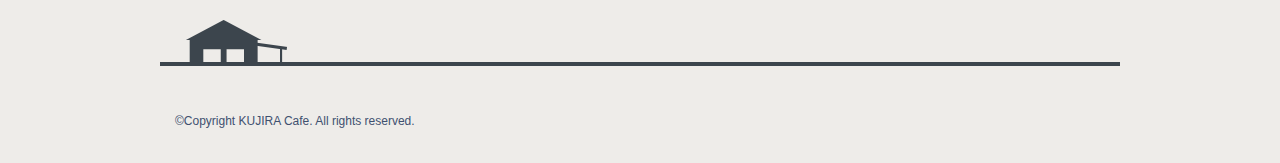
<file: surasura/サンプル/Site/menu.html>
<!doctype html>
<html>
<head>
<meta charset="UTF-8">
<meta name="viewport" content="width=device-width, initial-scale=1">
<title>メニュー | KUJIRA Cafe</title>
<link rel="stylesheet" href="css/style.css">
</head>
<body>
<div class="wrapper">
	<!-- ヘッダー -->
	<header class="header">
		<h1 class="logo"><a href="index.html"><img src="images/logo.png" alt="KUJIRA Cafe"></a></h1>
		<nav class="nav">
			<ul>
				<li><a href="index.html">ホーム</a></li>
				<li><a href="about.html">店舗案内</a></li>
				<li><a href="access.html">アクセス</a></li>
				<li><a href="menu.html">メニュー</a></li>
				<li><a href="contact.html">お問い合わせ</a></li>
			</ul>
		</nav>
	</header>
	<!-- ヘッダー ここまで -->
	<!-- メイン -->
	<main>
		<h2>メニュー</h2>
		<div class="menu-block">
			<div class="menu-item">
				<div class="menu-photo">
					<img src="images/menu-photo1.jpg" alt="">
				</div>
				<div class="menu-text">
					<h3>カシスとオレンジのジュース</h3>
					<p>リキュールを使ったカクテルでおなじみのカシスは、ポリフェノールやビタミンが豊富なベリー系のフルーツです。オレンジとともにジューサーにかけて、爽やかなドリンクに仕上げました。</p>
					<p>&yen;480-</p>
				</div>
			</div>
			
			<div class="menu-item">
				<div class="menu-photo">
					<img src="images/menu-photo2.jpg" alt="">
				</div>
				<div class="menu-text">
					<h3>ナッツのタルト</h3>
					<p>ピーカンナッツにアーモンド、くるみ、ヘーゼルナッツ、パンプキンシード。5種類のナッツを贅沢にトッピングした当店の定番タルトです。黒糖を使用したコクのある甘味は、コーヒーのお供にぴったりです。</p>
					<p>&yen;550-</p>
				</div>
			</div>
			
			<div class="menu-item">
				<div class="menu-photo">
					<img src="images/menu-photo3.jpg" alt="">
				</div>
				<div class="menu-text">
					<h3>太陽プラムのタルト</h3>
					<p>今月の旬のタルトはこちら。山梨産のプラム「太陽」を使用しています。太陽は、完熟すると酸味が抜けて、驚くほど甘くなります。クリームチーズを混ぜ込んだフィリングとも相性抜群。この時期だけの味、ぜひお試しください。</p>
					<p>&yen;600-</p>
				</div>
			</div>
		</div>
	</main>
	<!-- メイン ここまで -->
	<!-- フッター -->
	<footer class="footer">
		<p>&copy;Copyright KUJIRA Cafe. All rights reserved.</p>
	</footer>
	<!-- フッター ここまで -->
</div>
</body>
</html>
</file>
<file: surasura/cafe/css/style.css>
@charset "UTF-8";

/* すべてのWebページに適用される */
html {
	font-family: sans-serif;
}
html * {
	box-sizing: border-box;
}
body {
	margin: 0 0 0 0;
	background-color: #eeece9;
}
.wrapper {
	margin: 0 auto 0 auto;
	max-width: 960px;
}
h2 {
	color: #3f5170;
	font-size: 22px;
	border-bottom: 3px dotted #3f5170;
	margin-top: 20px;
	margin-right: 0px;
	margin-bottom: 20px;
	margin-left: 0px;
	padding-top: 5px;
	padding-right: 5px;
	padding-bottom: 5px;
	padding-left: 5px;
}
p {
	line-height: 1.6;
}
a:link {
	color: #d25833;
}
a:visited {
	color: #d25833;
}
a:hover {
	color: #e3937a;
}
a:active {
	color: #ff6a3b;
}
img {
	max-width: 100%;
	height: auto;
}

/* すべてのページに適用 - ヘッダー - */
.logo {
	margin: 50px 0 40px 0;
	line-height: 0;
	text-align: center;
}
.nav li {
	display: inline;
	list-style-type: none;
	padding-right: 30px;
}
.nav ul {
	margin: 0 0 0 0;
	padding: 20px 10px 15px 20px;
	background-image: url(../images/menu-bg.png);
	background-repeat: repeat-x;
}
.nav a:link {
	color: #3c454d;
	text-decoration: none;
}
.nav a:visited {
	color: #3c454d;
	text-decoration: none;
}
.nav a:hover {
	color: #7b8dac;
	text-decoration: none;
}
.nav a:active {
	color: #5a9bc0;
	text-decoration: none;
}

/* すべてのページに適用 - フッター - */
.footer {
	background-image: url(../images/footer-bg.png);
	background-repeat: no-repeat;
	margin-top: 30px;
	padding: 80px 15px 20px 15px;
	font-size: 12px;
	color: #3f5170;
}

/* 個別のスタイル */
/* index.html */
.keyvisual {
	margin: 15px 0 0 0;
}
.news-item {
	margin: 0;
}

/* about.html */
.shop-photo {
	float: left;
	padding: 0 lem lem 0;
}
.clear {
	clear: borh;
}
/* テーブル */
.info {
	border-collapse: collapse;
}
.info th, .info td {
	padding: 0px;
	border: 1px solid #bec2c7;
	text-align: left;
}
.info th {
	background-color: #dde2ea;
	width: 90px;
	color: #3f5170;
	vertical-align: top;
}

/* menu.html */
.menu-item {
	display: flex;
	border-bottom: 1px dashed #bec2c7;
	padding: 20px 8px;
}
.menu-photo {
	margin-right: 16px;
	flex: 1 1 auto;
}
.menu-text {
	flex: 0 0 336px;
}

/* access.html */
.map {
	text-align: center;
}

/* contact.html */
form div {
	padding: 12px;
	border-bottom: 1px dashed #bec2c7;
}
select {
	width: 30em;
}
input[name="subject"] {
	width: 30em;
}
textarea {
	width: 30em;
	height: 6em;
}
input[type="submit"] {
	margin: 20px 0;
	width: 30em;
}

/* スマートフォン向けCSS */
@media (max-width: 767px) {
	/* 全体 - ナビゲーション */
	.wrapper {
		margin: 0 8px;
	}
	.logo {
		margin: 30px 0;
	}
	.logo img {
		width: 200px;
	}
	.nav {
		background-color: #dfddda;
	}
	.nav li {
		display: block;
	}

	/* menu.html - 横並び解除 */
	.menu-item {
		display: block;
	}
	.menu-photo {
		margin-right: 0;
		width: 100%;
	}
	.menu-text {
		width: 100%;
	}

	/* about.html - 画像のパディングを調整 */
	.shop-photo {
		padding-right: 0;
	}

	/* contact.html - フォーム */
	select {
		width: 100%;
	}
	input[name="subject"] {
		width: 100%;
	}
	textarea {
		width: 100%;
	}
	input[type="submit"] {
		margin: 20px 0;
		width: 100%;
	}
}
</file>
<file: surasura/サンプル/Site/css/style.css>
@charset "UTF-8";

/* すべてのWebページに適用される */
html {
	font-family: sans-serif;
}
html * {
	box-sizing: border-box;
}
body {
	margin: 0 0 0 0;
	background-color: #eeece9;
}
.wrapper {
	margin: 0 auto 0 auto;
	max-width: 960px;
}
h2 {
	color: #3f5170;
	font-size: 22px;
	border-bottom: 3px dotted #3f5170;
	margin-top: 20px;
	margin-right: 0px;
	margin-bottom: 20px;
	margin-left: 0px;
	padding-top: 5px;
	padding-right: 5px;
	padding-bottom: 5px;
	padding-left: 5px;
}
p {
	line-height: 1.6;
}
a:link {
	color: #d25833;
}
a:visited {
	color: #d25833;
}
a:hover {
	color: #e3937a;
}
a:active {
	color: #ff6a3b;
}
img {
	max-width: 100%;
	height: auto;
}

/* すべてのページに適用 - ヘッダー - */
.logo {
	margin: 50px 0 40px 0;
	line-height: 0;
	text-align: center;
}
.nav li {
	display: inline;
	list-style-type: none;
	padding-right: 30px;
}
.nav ul {
	margin: 0 0 0 0;
	padding: 20px 10px 15px 20px;
	background-image: url(../images/menu-bg.png);
	background-repeat: repeat-x;
}
.nav a:link {
	color: #3c454d;
	text-decoration: none;
}
.nav a:visited {
	color: #3c454d;
	text-decoration: none;
}
.nav a:hover {
	color: #7b8dac;
	text-decoration: none;
}
.nav a:active {
	color: #5a9bc0;
	text-decoration: none;
}

/* すべてのページに適用 - フッター - */
.footer {
	background-image: url(../images/footer-bg.png);
	background-repeat: no-repeat;
	margin-top: 30px;
	padding: 80px 15px 20px 15px;
	font-size: 12px;
	color: #3f5170;
}

/* 個別のスタイル */
/* index.html */
.keyvisual {
	margin: 15px 0 0 0;
}
.news-item {
	margin: 0;
}

/* about.html */
.shop-photo {
	float: left;
	padding: 0 1em 1em 0;
}
.clear {
	clear: both;
}
/* テーブル */
.info {
	border-collapse: collapse;
}
.info th, .info td {
	padding: 8px;
	border: 1px solid #bec2c7;
	text-align: left;
}
.info th {
	background-color: #dde2ea;
	width: 90px;
	color: #3f5170;
	vertical-align: top;
}

/* menu.html */
.menu-item {
	display: flex;
	border-bottom: 1px dashed #bec2c7;
	padding: 20px 8px;
}
.menu-photo {
	margin-right: 16px;
	flex: 1 1 auto;
}
.menu-text {
	flex: 0 0 336px;
}

/* access.html */
.map {
	text-align: center;
}

/* contact.html */
form div {
	padding:12px;
	border-bottom: 1px dashed #bec2c7;
}
select {
	width: 30em;
}
input[name="subject"] {
	width:30em;
}
textarea {
	width: 30em;
	height: 6em;
}
input[type="submit"] {
	margin: 20px 0;
	width: 30em;
}

/* スマートフォン向けCSS */
@media (max-width: 767px) {
	/* 全体 - ナビゲーション */
	.wrapper {
		margin: 0 8px;
	}
	.logo {
		margin: 30px 0;
	}
	.logo img {
		width: 200px;
	}
	.nav {	
		background-color: #dfddda;
	}
	.nav li {
		display: block;
	}

	/* menu.html - 横並び解除 */
	.menu-item {
		display: block;
	}
	.menu-photo {
		margin-right: 0;
		width: 100%;
	}
	.menu-text {
		width: 100%;
	}

	/* contact.html - フォーム */
	select {
		width: 100%;
	}
	input[name="subject"] {
		width: 100%;
	}
	textarea {
		width: 100%;
	}
	input[type="submit"] {
		margin: 20px 0;
		width: 100%;
	}	
}
</file>
